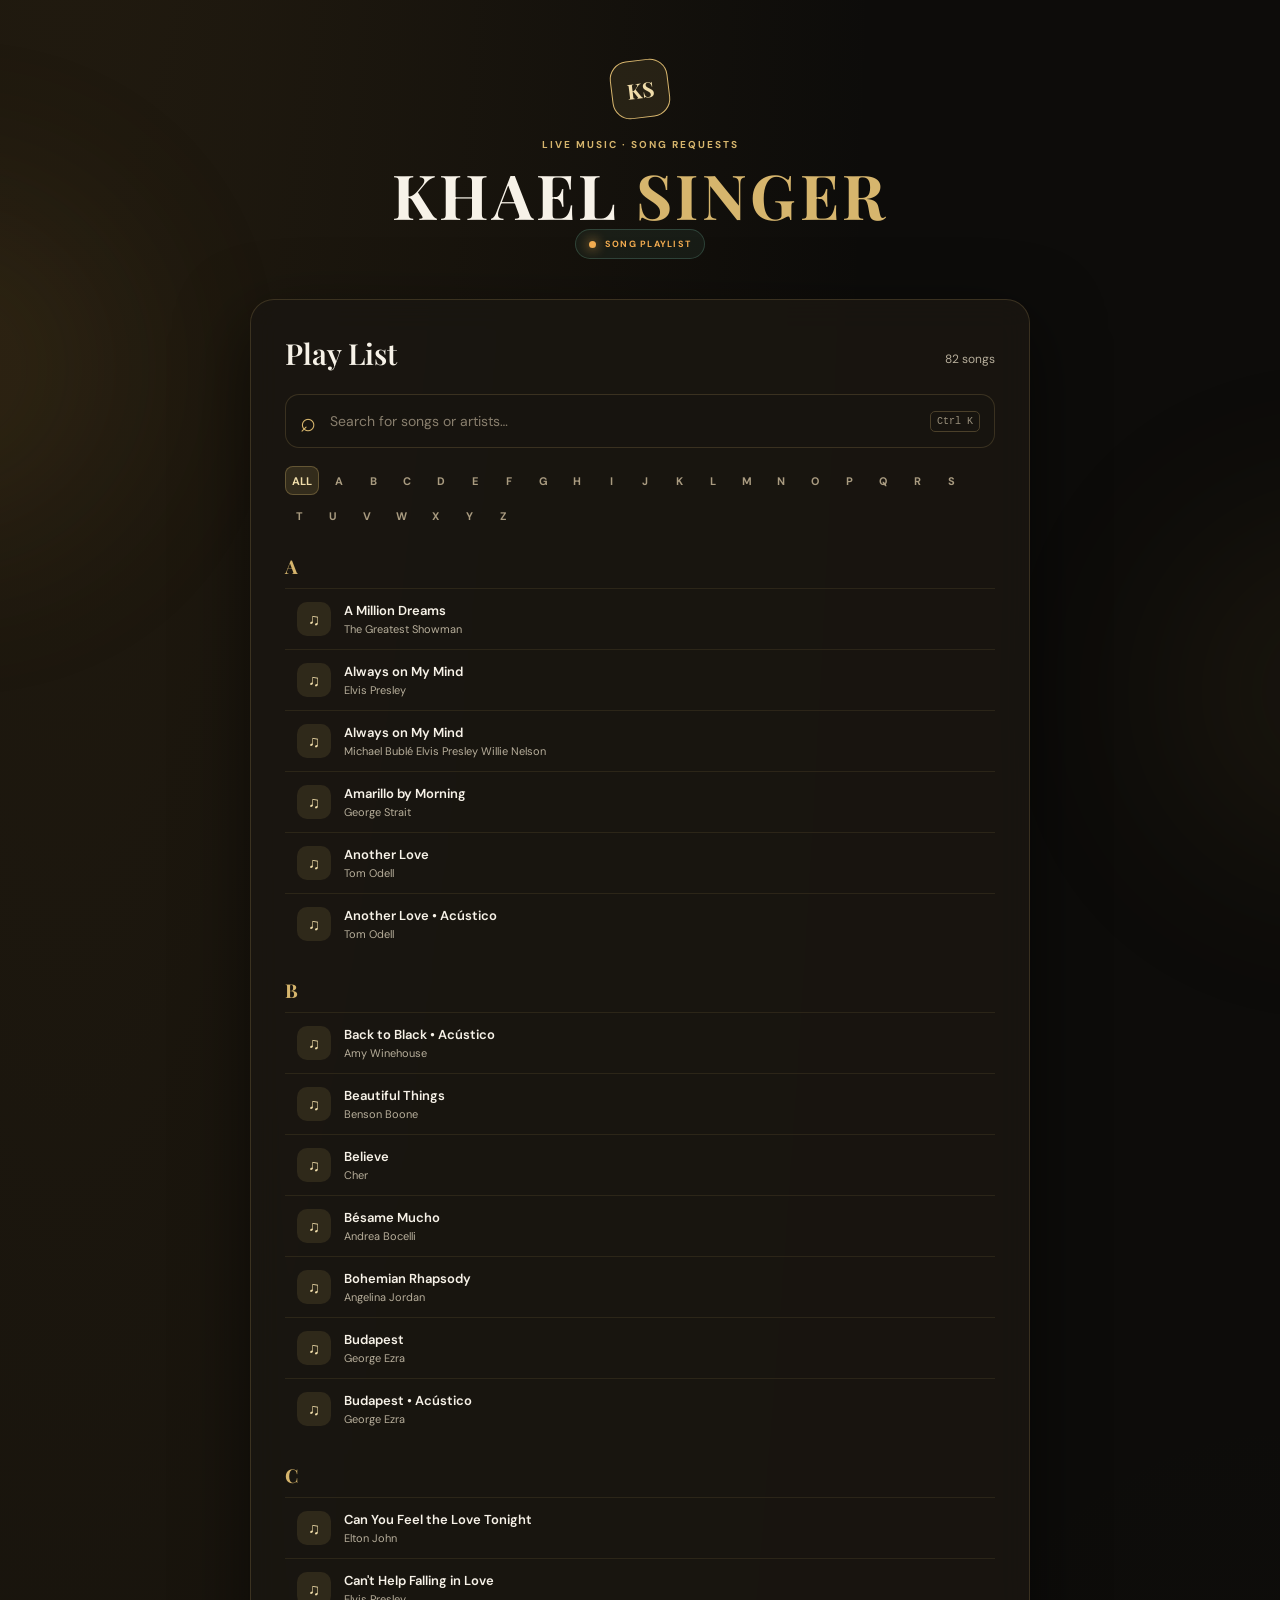
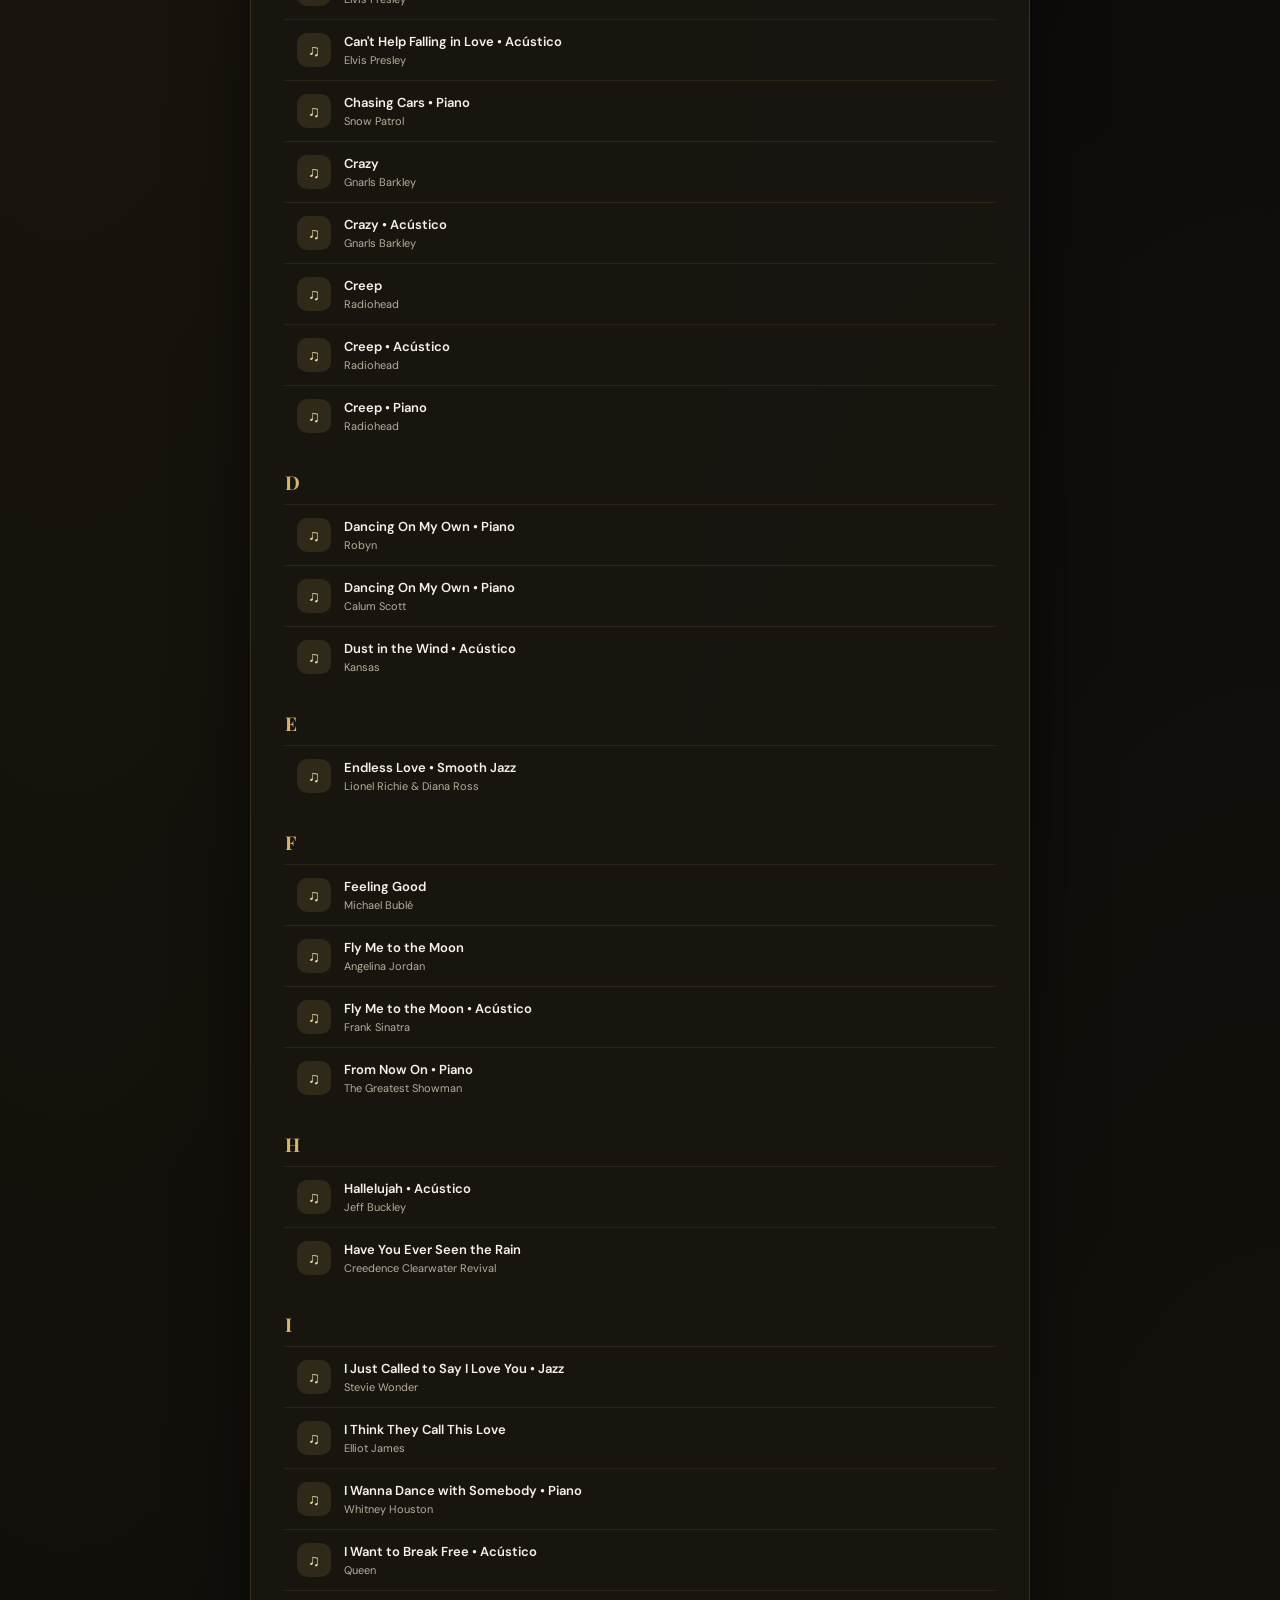
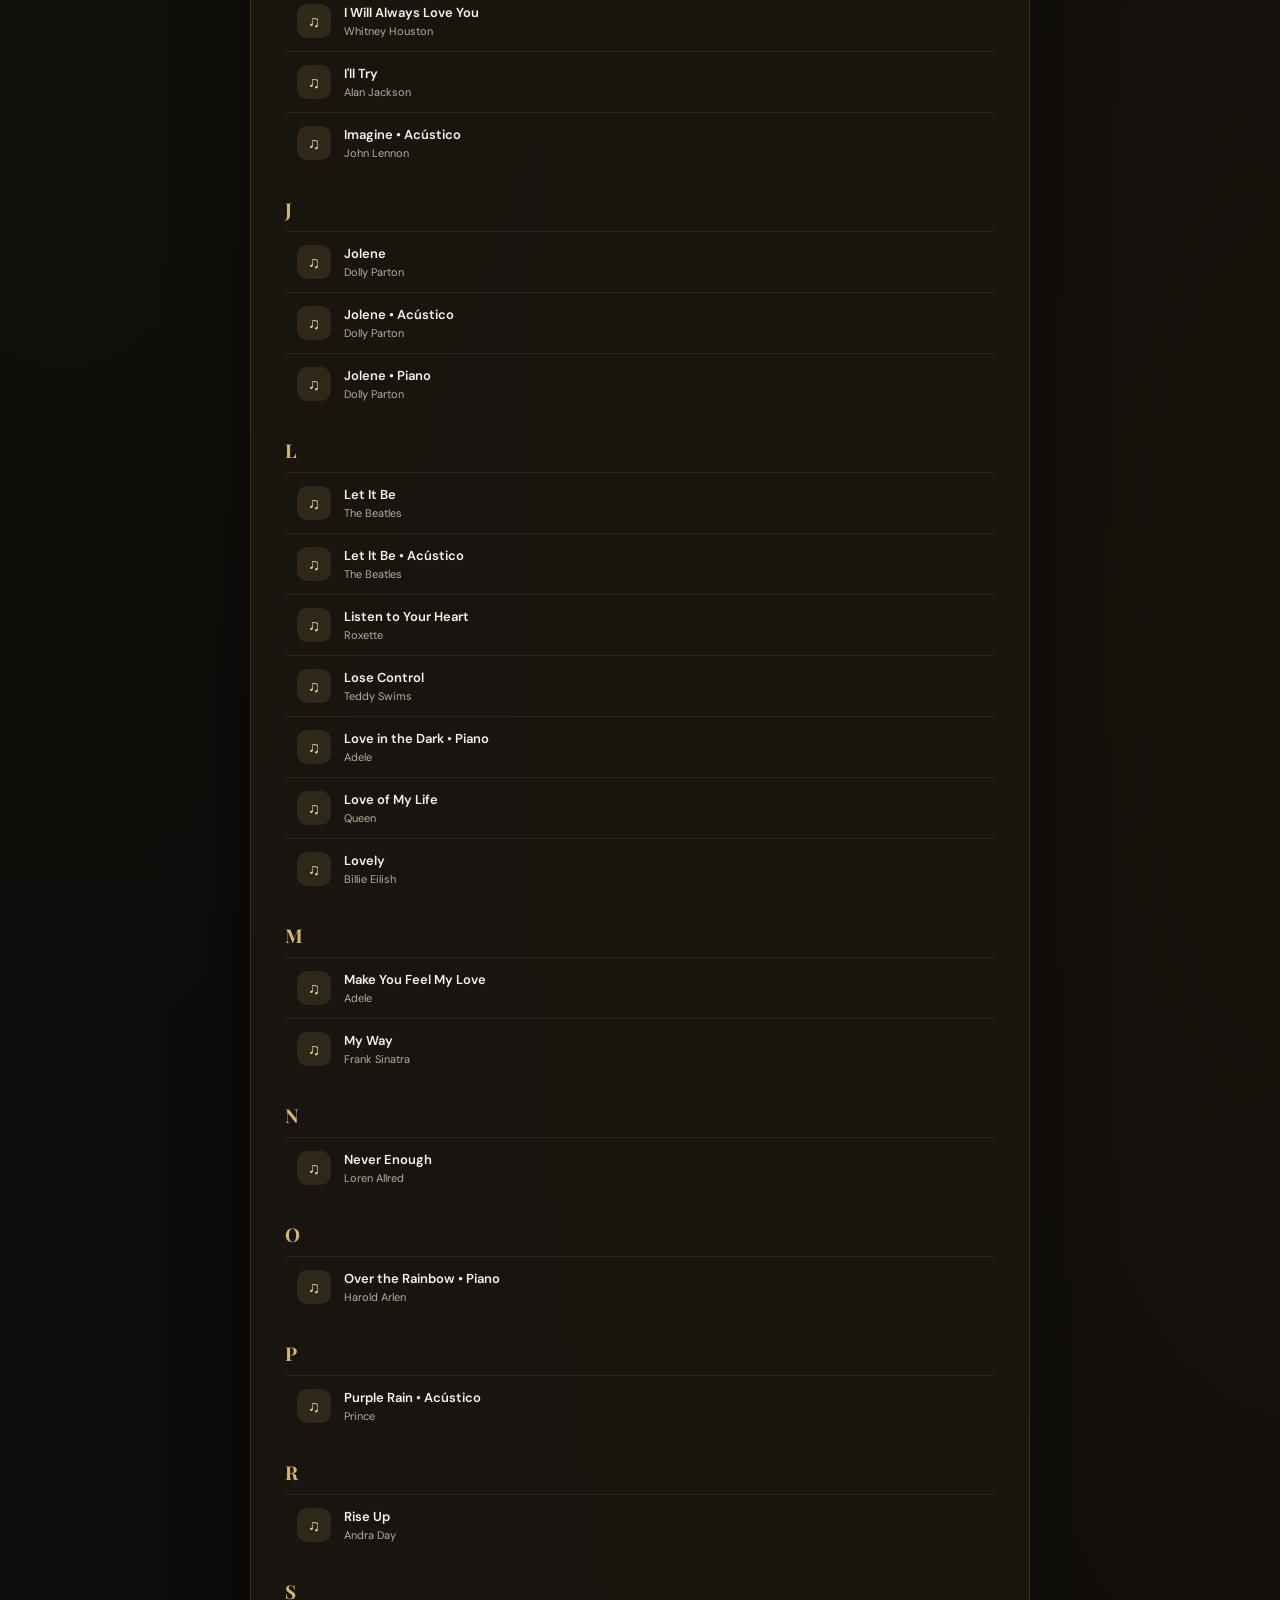
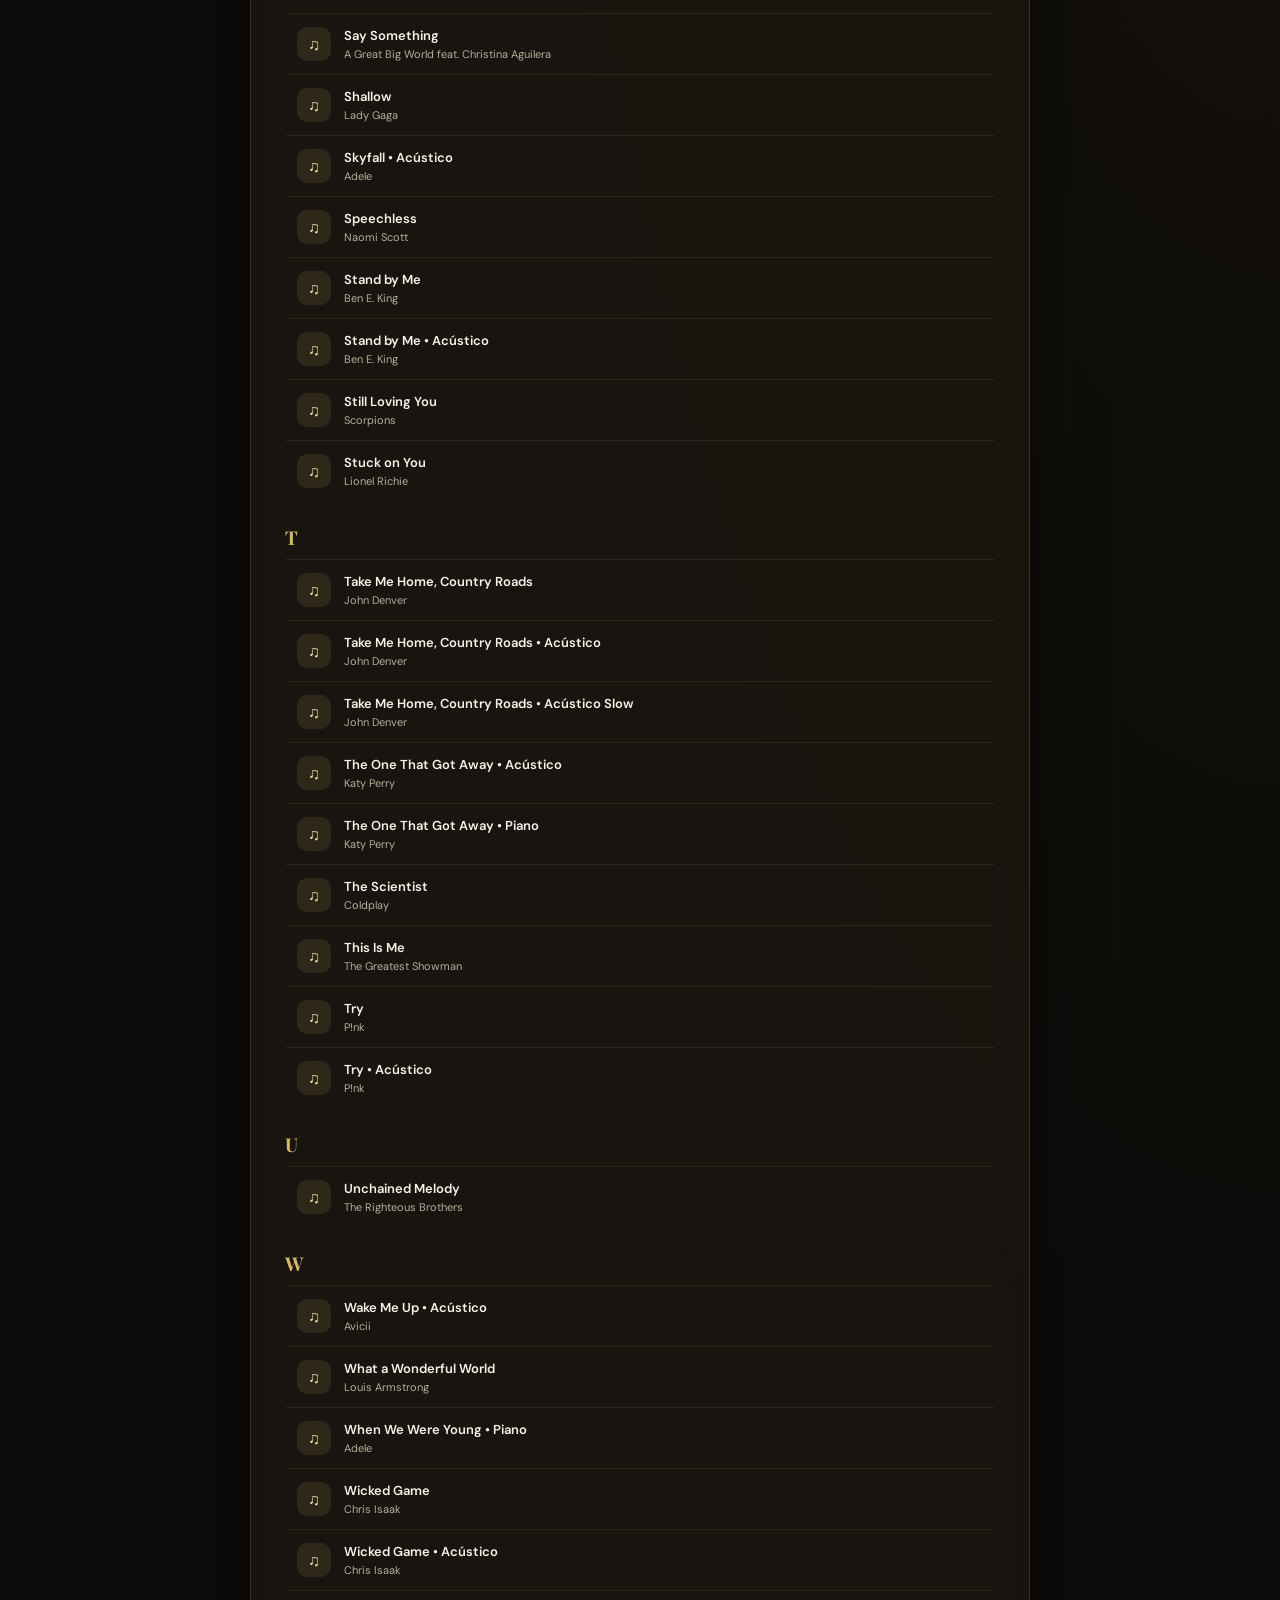
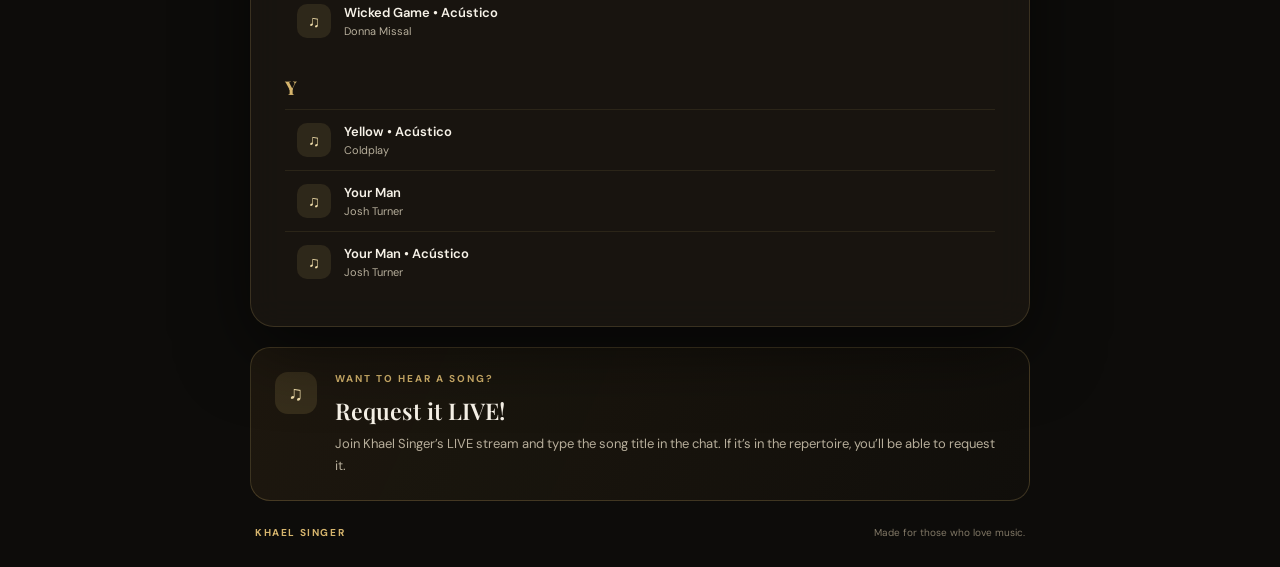
<file: index.html>
<!doctype html>
<html lang="pt-PT">
    <head>
        <meta charset="utf-8" />
        <meta name="viewport" content="width=device-width,initial-scale=1" />
        <meta name="theme-color" content="#10111b" />
        <meta
            name="description"
            content="Repertório musical de Khael Singer. Escolhe uma música e pede-a na LIVE."
        />
        <title>Repertório | Khael Singer</title>
        <link rel="preconnect" href="https://fonts.googleapis.com" />
        <link
            href="https://fonts.googleapis.com/css2?family=DM+Sans:wght@400;500;600;700&family=Playfair+Display:wght@600;700&display=swap"
            rel="stylesheet"
        />
        <link rel="stylesheet" href="style.css" />
        <script src="script.js" defer></script>
    </head>
    <body>
        <div class="glow glow-a"></div>
        <div class="glow glow-b"></div>
        <main class="wrap">
            <header class="hero">
                <div class="monogram">KS</div>
                <p class="eyebrow">LIVE MUSIC · SONG REQUESTS</p>
                <h1>KHAEL <span>SINGER</span></h1>
                <div class="pill"><i></i>SONG PLAYLIST</div>
            </header>
            <section class="catalog">
                <div class="heading">
                    <div><h2>Play List</h2></div>
                    <span id="song-count">Loading…</span>
                </div>
                <label class="search"
                    ><span>⌕</span
                    ><input
                        id="search-input"
                        type="search"
                        placeholder="Search for songs or artists…"
                        autocomplete="off"
                    /><kbd>Ctrl K</kbd></label
                >
                <nav
                    id="alphabet"
                    class="alphabet"
                    aria-label="Filter by letter"
                ></nav>
                <div id="song-list" aria-live="polite">
                    <p class="loading">Updating the playlist…</p>
                </div>
                <div id="empty-state" class="empty" hidden>
                    <b>♫</b>
                    <h3>We couldn’t find that song.</h3>
                    <p>Try searching for a different title or artist.</p>
                </div>
            </section>
            <section class="request">
                <div class="note">♫</div>
                <div>
                    <p class="eyebrow">WANT TO HEAR A SONG?</p>
                    <h2>Request it LIVE!</h2>
                    <p>
                        Join Khael Singer’s LIVE stream and type the song title
                        in the chat. If it’s in the repertoire, you’ll be able
                        to request it.
                    </p>
                </div>
            </section>

            <footer>
                <strong>KHAEL SINGER</strong>
                <span>Made for those who love music.</span>
            </footer>
        </main>
    </body>
</html>
</file>
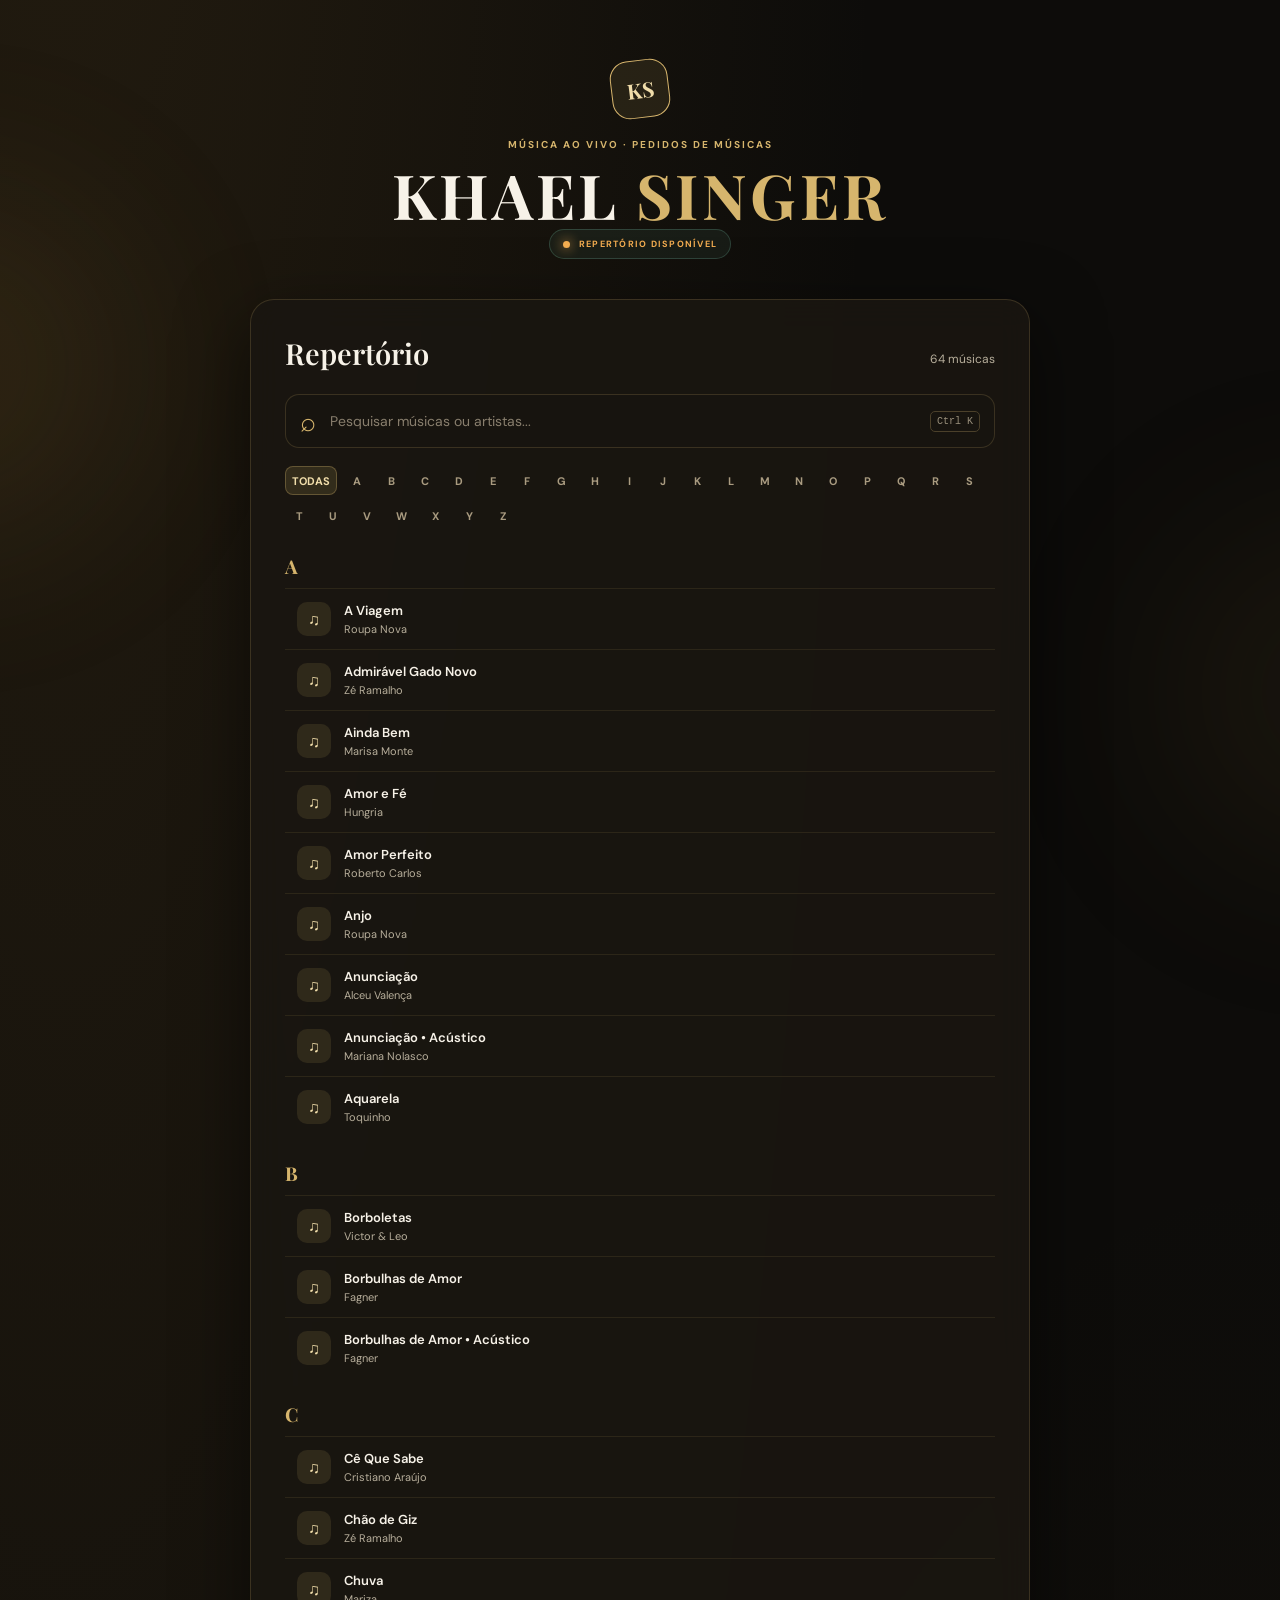
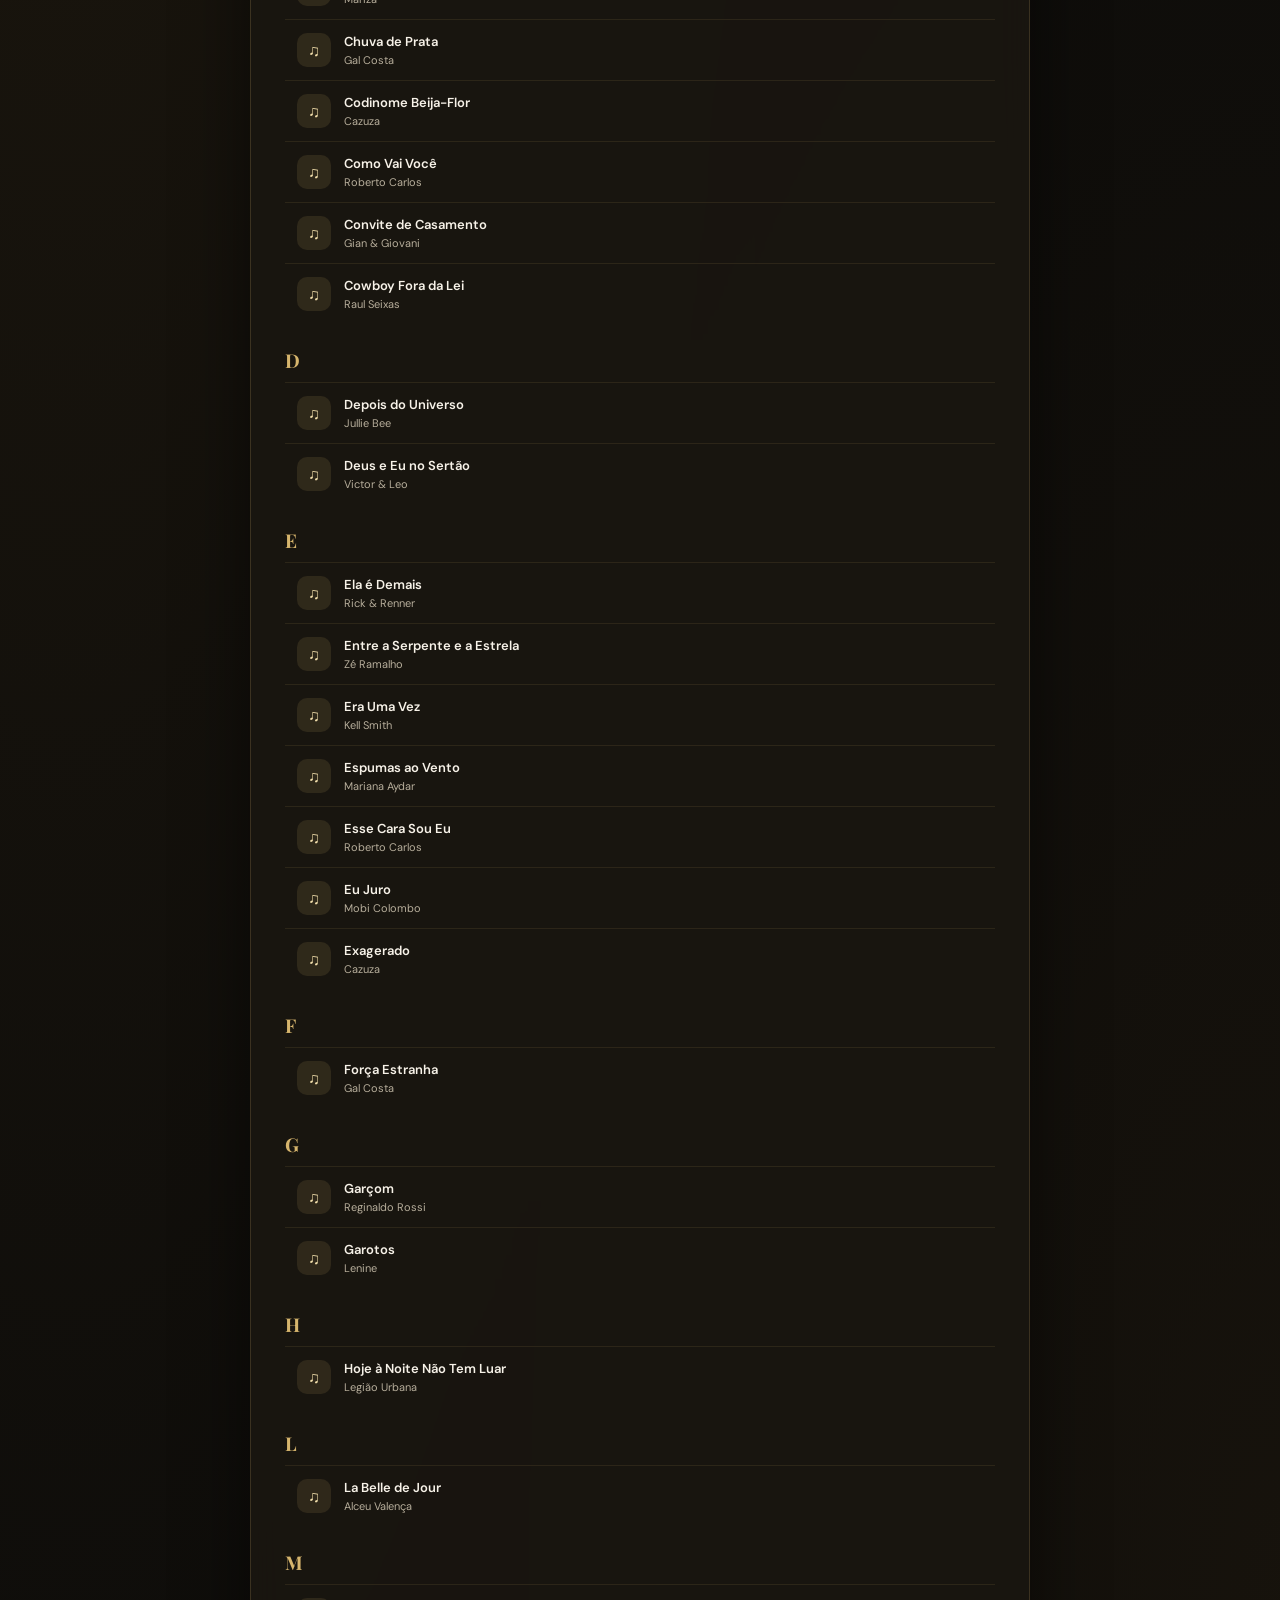
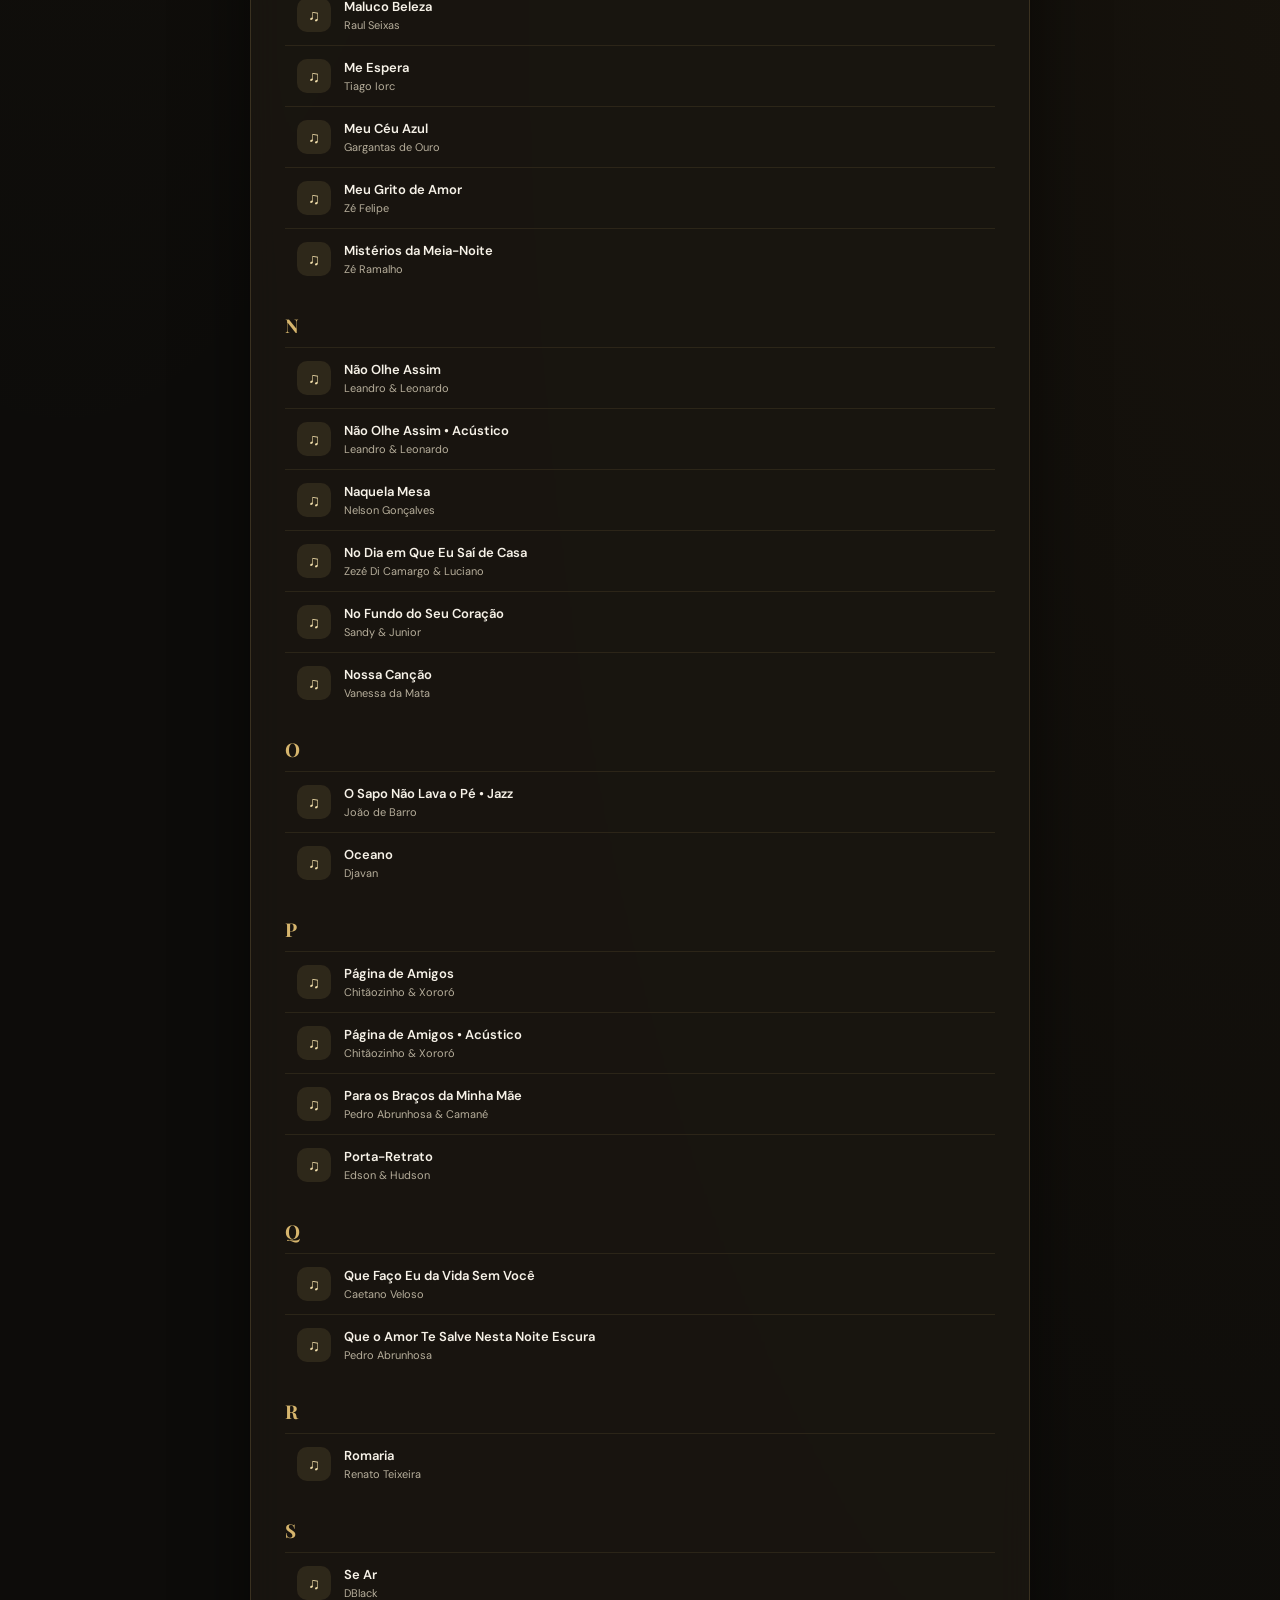
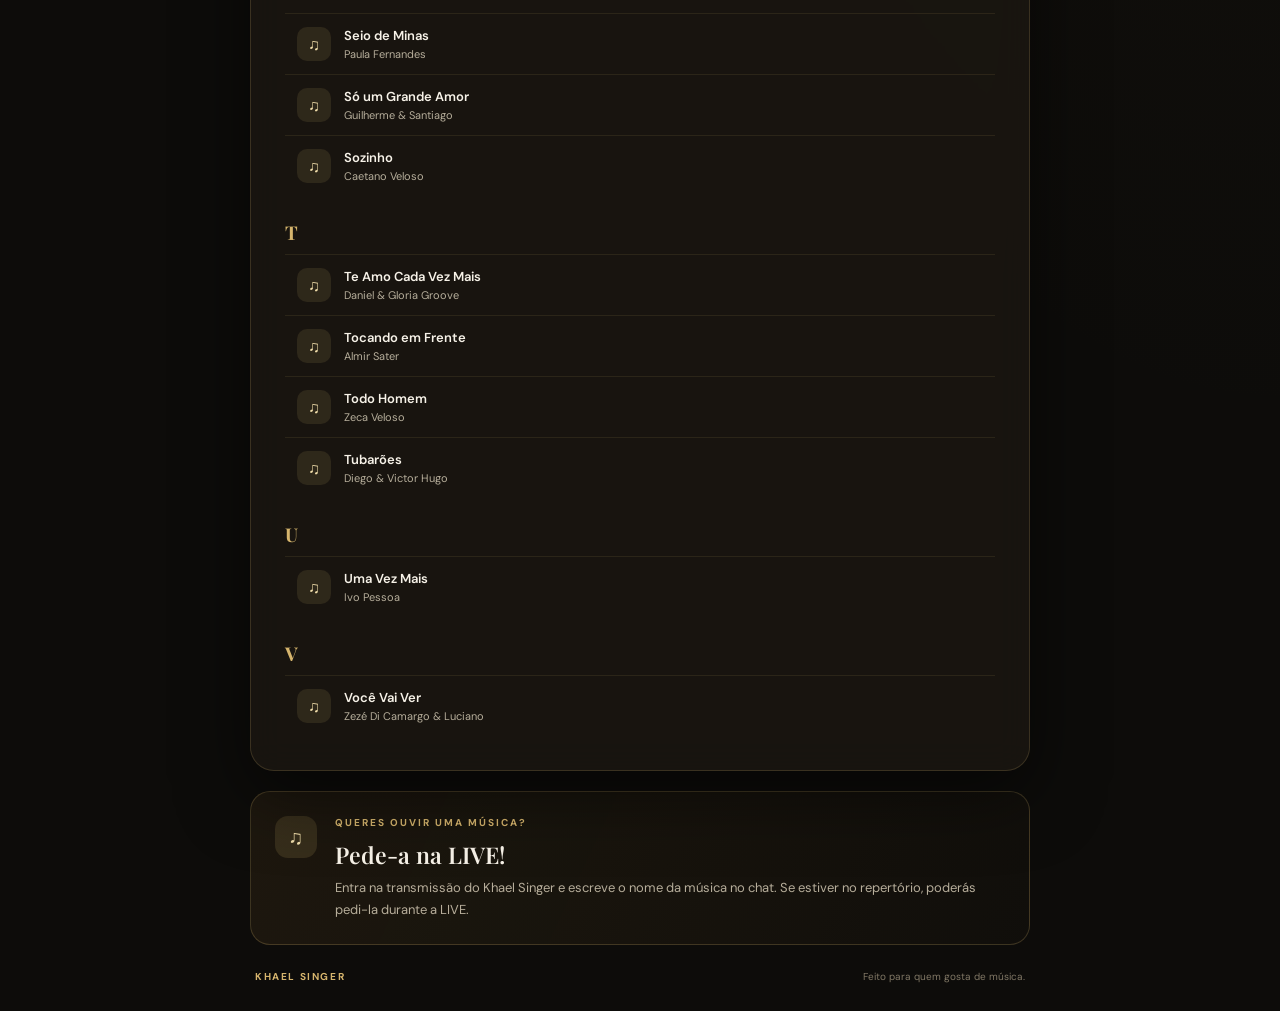
<file: index2.html>
<!doctype html>
<html lang="pt-PT">
    <head>
        <meta charset="utf-8" />
        <meta name="viewport" content="width=device-width, initial-scale=1" />
        <meta name="theme-color" content="#0D0C0A" />

        <meta
            name="description"
            content="Repertório musical de Khael Singer. Escolhe uma música e pede-a na LIVE."
        />

        <title>Repertório | Khael Singer</title>

        <link rel="preconnect" href="https://fonts.googleapis.com" />

        <link
            href="https://fonts.googleapis.com/css2?family=DM+Sans:wght@400;500;600;700&family=Playfair+Display:wght@600;700&display=swap"
            rel="stylesheet"
        />

        <link rel="stylesheet" href="style.css" />
        <script src="script2.js" defer></script>
    </head>

    <body>
        <div class="glow glow-a"></div>
        <div class="glow glow-b"></div>

        <main class="wrap">
            <header class="hero">
                <div class="monogram">KS</div>

                <p class="eyebrow">MÚSICA AO VIVO · PEDIDOS DE MÚSICAS</p>

                <h1>KHAEL <span>SINGER</span></h1>

                <div class="pill">
                    <i></i>
                    REPERTÓRIO DISPONÍVEL
                </div>
            </header>

            <section class="catalog">
                <div class="heading">
                    <div>
                        <h2>Repertório</h2>
                    </div>

                    <span id="song-count">A carregar...</span>
                </div>

                <label class="search">
                    <span>⌕</span>

                    <input
                        id="search-input"
                        type="search"
                        placeholder="Pesquisar músicas ou artistas..."
                        autocomplete="off"
                    />

                    <kbd>Ctrl K</kbd>
                </label>

                <nav
                    id="alphabet"
                    class="alphabet"
                    aria-label="Filtrar por letra"
                ></nav>

                <div id="song-list" aria-live="polite">
                    <p class="loading">A carregar o repertório...</p>
                </div>

                <div id="empty-state" class="empty" hidden>
                    <b>♫</b>

                    <h3>Não encontrámos essa música.</h3>

                    <p>Experimenta pesquisar outro título ou artista.</p>
                </div>
            </section>

            <section class="request">
                <div class="note">♫</div>

                <div>
                    <p class="eyebrow">QUERES OUVIR UMA MÚSICA?</p>

                    <h2>Pede-a na LIVE!</h2>

                    <p>
                        Entra na transmissão do Khael Singer e escreve o nome da
                        música no chat. Se estiver no repertório, poderás
                        pedi-la durante a LIVE.
                    </p>
                </div>
            </section>

            <footer>
                <strong>KHAEL SINGER</strong>

                <span>Feito para quem gosta de música.</span>
            </footer>
        </main>
    </body>
</html>
</file>
<file: style.css>
:root {
    color-scheme: dark;

    --bg: #0d0c0a;
    --panel: rgba(25, 22, 17, 0.92);
    --line: rgba(214, 181, 109, 0.18);

    --text: #f7f2e8;
    --muted: #b7ae9b;

    --accent: #d6b56d;
    --accent-light: #f0ddaa;
    --accent-dark: #9d793b;

    --mint: #f3ad51;
}

* {
    box-sizing: border-box;
}

body {
    margin: 0;
    min-height: 100vh;
    overflow-x: hidden;

    background:
        radial-gradient(
            ellipse at 5% -15%,
            rgba(130, 96, 40, 0.2) 0,
            transparent 48%
        ),
        radial-gradient(
            ellipse at 100% 55%,
            rgba(91, 65, 28, 0.12) 0,
            transparent 45%
        ),
        var(--bg);

    color: var(--text);
    font-family: 'DM Sans', sans-serif;
}

.glow {
    position: fixed;
    width: 340px;
    height: 340px;
    border-radius: 50%;
    filter: blur(100px);
    opacity: 0.12;
    pointer-events: none;
    z-index: -1;
}

.glow-a {
    background: #b58a3a;
    top: 22%;
    left: -220px;
}

.glow-b {
    background: #80602d;
    right: -230px;
    top: 58%;
}

.wrap {
    width: min(100% - 32px, 780px);
    margin: auto;
    padding: 48px 0 28px;
}

/* HEADER */

.hero {
    text-align: center;
    padding: 12px 16px 40px;
}

.monogram {
    width: 58px;
    height: 58px;
    margin: 0 auto 20px;

    display: grid;
    place-items: center;

    border: 1px solid var(--accent);
    border-radius: 18px;
    transform: rotate(-7deg);

    background: rgba(214, 181, 109, 0.1);
    color: var(--accent-light);

    font: 700 21px 'Playfair Display';
}

.eyebrow {
    color: var(--accent);
    font-size: 10px;
    font-weight: 700;
    letter-spacing: 0.2em;
    margin: 0 0 10px;
}

h1 {
    font: 700 clamp(37px, 8vw, 62px)/1.1 'Playfair Display';
    letter-spacing: 0.055em;
    margin: 0;
}

h1 span {
    color: var(--accent);
}

.intro {
    color: var(--muted);
    margin: 14px 0 20px;
    font-size: 15px;
}

/* STATUS - VERDE MENTA */

.pill {
    display: inline-flex;
    align-items: center;
    gap: 9px;

    border: 1px solid #85e2c133;
    border-radius: 99px;
    padding: 8px 13px;

    color: var(--mint);
    font-size: 9px;
    letter-spacing: 0.14em;
    font-weight: 700;

    background: #85e2c10f;
}

.pill i {
    width: 7px;
    height: 7px;

    background: var(--mint);
    border-radius: 50%;

    box-shadow: 0 0 12px var(--mint);
}

/* CATÁLOGO */

.catalog {
    background: var(--panel);
    border: 1px solid var(--line);
    border-radius: 24px;

    padding: clamp(20px, 5vw, 34px);

    box-shadow: 0 22px 70px #0008;
    backdrop-filter: blur(16px);
}

.heading {
    display: flex;
    align-items: end;
    justify-content: space-between;
    gap: 12px;
    margin-bottom: 22px;
}

h2 {
    font: 600 29px 'Playfair Display';
    margin: 0;
}

#song-count {
    color: var(--muted);
    font-size: 12px;
    padding-bottom: 5px;
}

/* PESQUISA */

.search {
    display: flex;
    align-items: center;
    gap: 12px;

    background: #17140f;
    border: 1px solid var(--line);
    border-radius: 14px;

    padding: 0 14px;
    min-height: 54px;

    transition:
        border-color 0.2s,
        box-shadow 0.2s;
}

.search:focus-within {
    border-color: var(--accent);
    box-shadow: 0 0 0 3px rgba(214, 181, 109, 0.08);
}

.search span {
    color: var(--accent);
    font-size: 27px;
}

.search input {
    flex: 1;
    min-width: 0;

    border: 0;
    outline: 0;

    color: var(--text);
    background: transparent;

    font: 14px 'DM Sans';
}

.search input::placeholder {
    color: #887e6d;
}

kbd {
    color: #9a907c;
    font-size: 10px;
    border: 1px solid #4b402a;
    padding: 4px 6px;
    border-radius: 5px;
}

/* ALFABETO */

.alphabet {
    display: flex;
    flex-wrap: wrap;
    gap: 6px;
    margin: 18px 0 22px;
}

.alphabet button {
    border: 1px solid transparent;
    background: transparent;

    color: #a99b80;
    border-radius: 8px;

    min-width: 28px;
    height: 29px;

    font: 700 11px 'DM Sans';
    cursor: pointer;

    transition: all 0.2s;
}

.alphabet button:hover,
.alphabet button.active {
    color: var(--accent-light);
    background: rgba(214, 181, 109, 0.14);
    border-color: rgba(214, 181, 109, 0.3);
}

/* LISTA DE MÚSICAS */

.group {
    margin: 23px 0 0;
}

.letter {
    color: var(--accent);
    font: 700 19px 'Playfair Display';
    margin: 0 0 9px;
}

.song {
    display: flex;
    align-items: center;
    gap: 13px;

    padding: 13px 12px;
    border-top: 1px solid rgba(214, 181, 109, 0.1);

    transition: background 0.2s;
}

.song:hover {
    background: rgba(214, 181, 109, 0.045);
}

.symbol {
    width: 34px;
    height: 34px;
    flex: 0 0 34px;

    display: grid;
    place-items: center;

    border-radius: 10px;

    color: var(--accent-light);
    background: rgba(214, 181, 109, 0.12);
}

.title {
    font-size: 13px;
    font-weight: 600;
}

.artist {
    color: var(--muted);
    font-size: 11px;
    margin-top: 3px;
}

/* ESTADOS VAZIOS */

.loading,
.empty {
    text-align: center;
    color: var(--muted);
    padding: 38px 12px;
}

.empty {
    text-align: center;
}

.empty h3 {
    color: var(--text);
    font: 600 21px 'Playfair Display';
}

.empty b {
    color: var(--accent);
    font-size: 32px;
}

/* PEDIDOS NA LIVE */

.request {
    display: flex;
    gap: 18px;
    align-items: flex-start;

    margin-top: 20px;
    padding: 24px;

    border: 1px solid rgba(214, 181, 109, 0.22);
    border-radius: 20px;

    background: linear-gradient(
        115deg,
        rgba(107, 79, 35, 0.18),
        rgba(44, 35, 22, 0.12)
    );
}

.note {
    display: grid;
    place-items: center;

    flex: 0 0 42px;
    height: 42px;

    border-radius: 13px;

    color: var(--accent-light);
    background: rgba(214, 181, 109, 0.14);

    font-size: 20px;
}

.request h2 {
    font-size: 23px;
    margin-bottom: 7px;
}

.request p:last-child {
    color: var(--muted);
    font-size: 13px;
    line-height: 1.65;
    margin: 0;
}

/* RODAPÉ */

footer {
    display: flex;
    justify-content: space-between;
    gap: 12px;

    color: #817866;
    font-size: 10px;

    padding: 25px 5px 0;
}

footer strong {
    color: var(--accent);
    letter-spacing: 0.16em;
}

/* MOBILE */

@media (max-width: 520px) {
    .wrap {
        width: min(100% - 22px, 780px);
        padding-top: 30px;
    }

    .hero {
        padding-bottom: 30px;
    }

    .catalog {
        border-radius: 19px;
    }

    kbd {
        display: none;
    }

    .request {
        padding: 19px;
    }

    footer {
        flex-direction: column;
        text-align: center;
    }
}
</file>
